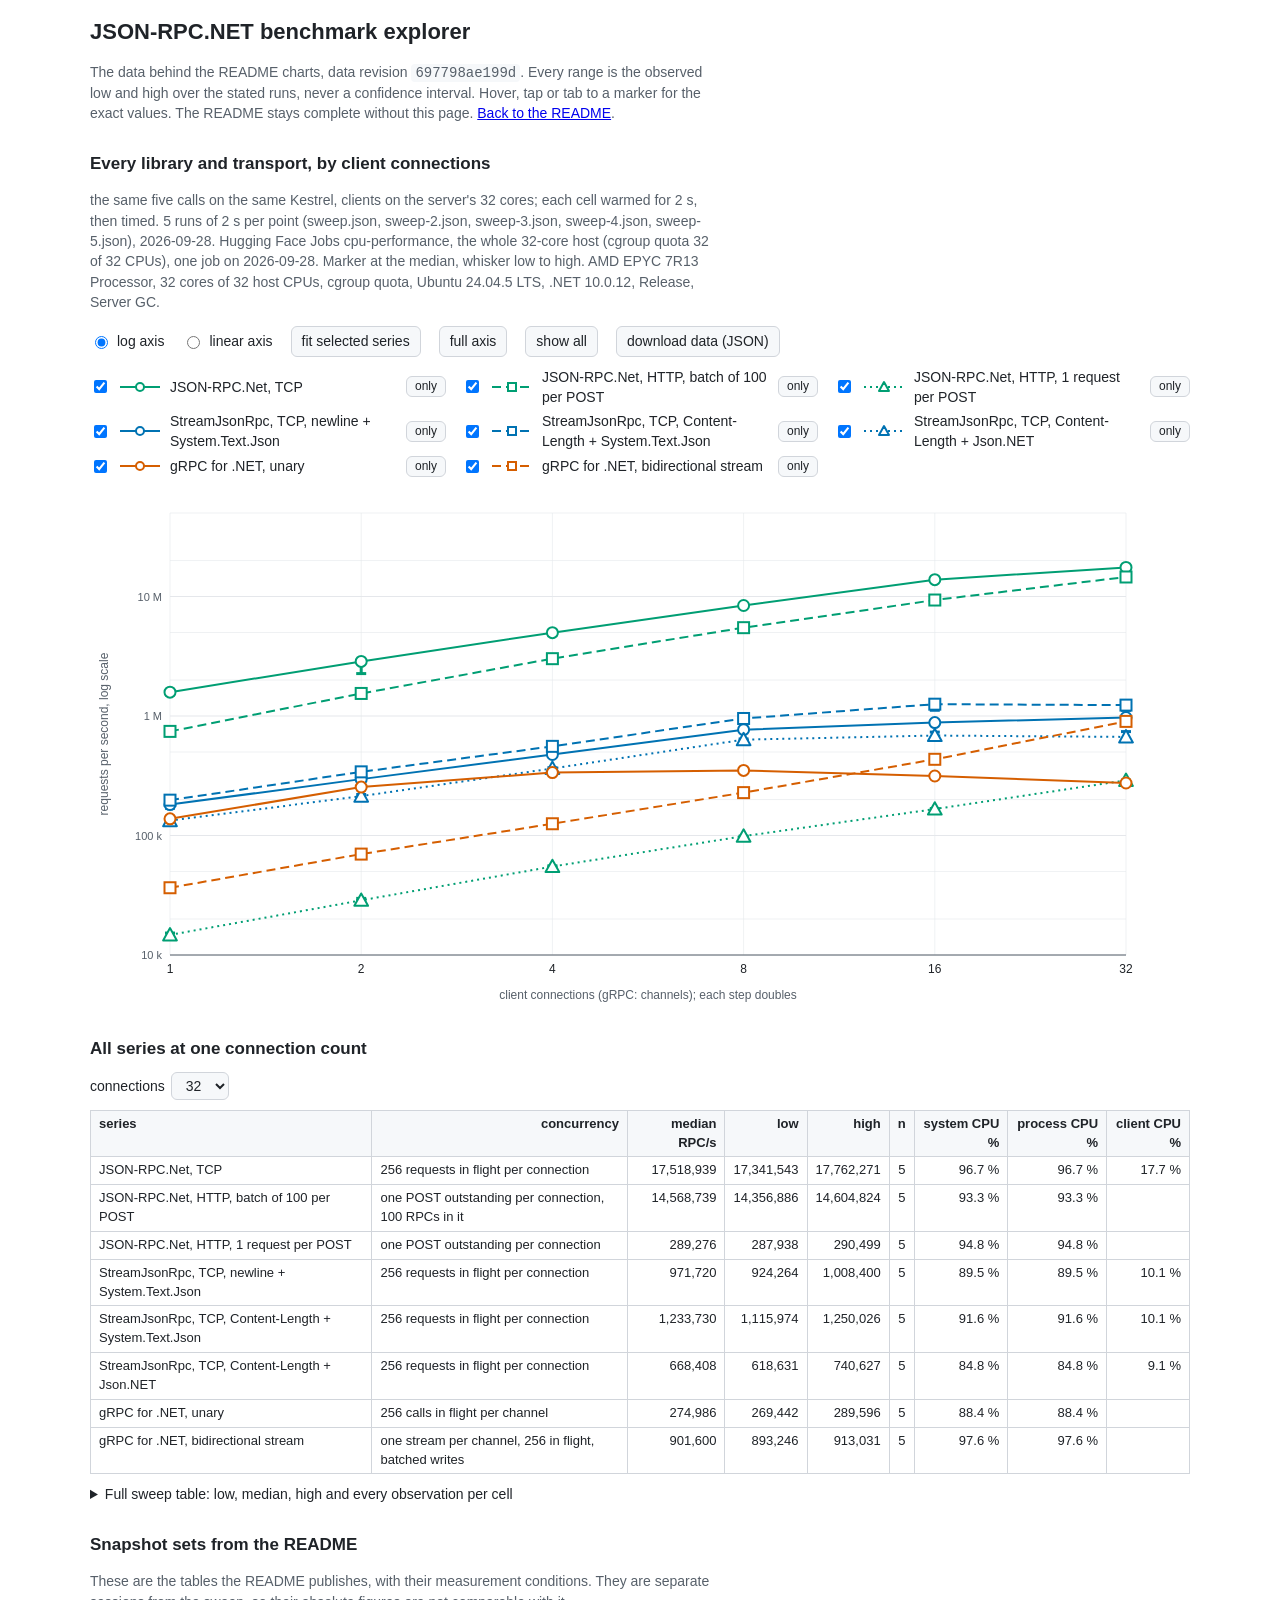
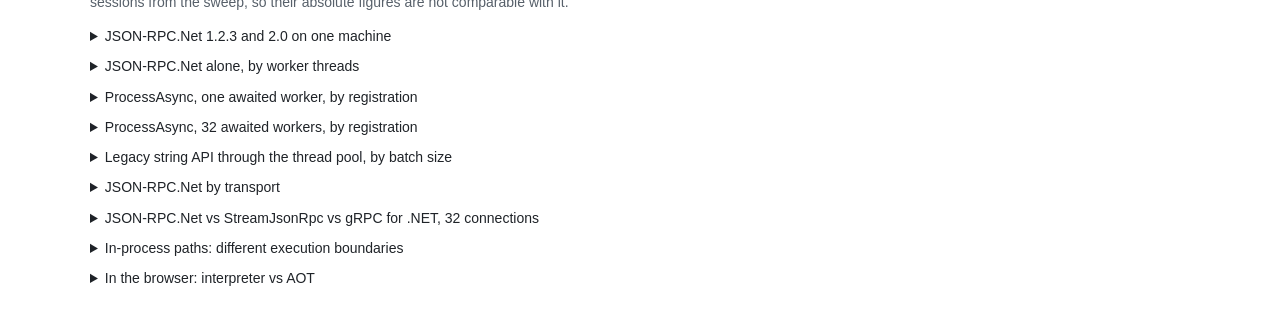
<file: benchmarks/charts/explorer.html>
<!DOCTYPE html>
<html lang="en">
<head>
<meta charset="utf-8">
<meta name="viewport" content="width=device-width, initial-scale=1">
<title>JSON-RPC.NET benchmark explorer</title>
<meta name="description" content="The benchmark data behind the JSON-RPC.NET README: toggle series, inspect exact values and ranges, switch axes, download the data.">
<meta name="data-revision" content="697798ae199d">
<style>
  :root { --bg: #ffffff; --ink: #1f2328; --muted: #57606a; --grid: #e5e7eb; --edge: #d1d5db; --card: #f6f8fa; --focus: #0969da; }
  @media (prefers-color-scheme: dark) {
    :root { --bg: #0d1117; --ink: #f0f6fc; --muted: #9da7b3; --grid: #21262d; --edge: #30363d; --card: #161b22; --focus: #58a6ff; }
  }
  * { box-sizing: border-box; }
  body { margin: 0; padding: 16px; background: var(--bg); color: var(--ink); font: 14px/1.45 -apple-system, "Segoe UI", Helvetica, Arial, sans-serif; }
  main { max-width: 1100px; margin: 0 auto; }
  h1 { font-size: 22px; margin: 0 0 4px; }
  h2 { font-size: 17px; margin: 28px 0 8px; }
  p, li { max-width: 80ch; }
  .muted { color: var(--muted); }
  .controls { display: flex; flex-wrap: wrap; gap: 8px 18px; align-items: center; margin: 10px 0; }
  .controls label { display: inline-flex; align-items: center; gap: 6px; cursor: pointer; }
  button, select { font: inherit; color: var(--ink); background: var(--card); border: 1px solid var(--edge); border-radius: 6px; padding: 4px 10px; cursor: pointer; }
  button:focus-visible, select:focus-visible, input:focus-visible, [tabindex]:focus-visible { outline: 2px solid var(--focus); outline-offset: 2px; }
  .legend { display: grid; grid-template-columns: repeat(auto-fill, minmax(280px, 1fr)); gap: 4px 16px; margin: 8px 0 12px; }
  .legend label { display: flex; align-items: center; gap: 8px; }
  .legend .only { margin-left: auto; font-size: 12px; padding: 1px 8px; }
  .legend svg { flex: none; }
  .chart-wrap { position: relative; overflow-x: auto; }
  svg.chart { display: block; max-width: 100%; height: auto; font-family: inherit; }
  .tip { position: absolute; pointer-events: none; background: var(--card); border: 1px solid var(--edge); border-radius: 6px; padding: 8px 10px; font-size: 12px; line-height: 1.4; box-shadow: 0 2px 8px rgba(0,0,0,.2); max-width: 320px; display: none; z-index: 2; }
  .tip b { display: block; margin-bottom: 2px; }
  table { border-collapse: collapse; margin: 8px 0; font-size: 13px; }
  th, td { border: 1px solid var(--edge); padding: 4px 8px; text-align: right; vertical-align: top; }
  th:first-child, td:first-child { text-align: left; }
  thead th { background: var(--card); }
  .sr { position: absolute; left: -9999px; }
  details { margin: 10px 0; }
  summary { cursor: pointer; }
  code { background: var(--card); padding: 1px 4px; border-radius: 4px; }
</style>
</head>
<body>
<main>
  <h1>JSON-RPC.NET benchmark explorer</h1>
  <p class="muted">The data behind the README charts, data revision <code>697798ae199d</code>. Every range is the observed low and high over the stated runs, never a confidence interval. Hover, tap or tab to a marker for the exact values. The README stays complete without this page. <a href="https://github.com/Astn/JSON-RPC.NET#benchmarks">Back to the README</a>.</p>

  <h2 id="sweep-title"></h2>
  <p id="sweep-caption" class="muted"></p>
  <div class="controls" role="group" aria-label="axes">
    <label><input type="radio" name="scale" value="log" checked> log axis</label>
    <label><input type="radio" name="scale" value="linear"> linear axis</label>
    <button id="fit" type="button" title="Fit the axis to the selected series; the axis otherwise stays fixed while toggling">fit selected series</button>
    <button id="reset-axis" type="button">full axis</button>
    <button id="all" type="button">show all</button>
    <button id="download" type="button">download data (JSON)</button>
  </div>
  <div id="legend" class="legend" role="group" aria-label="series"></div>
  <div class="chart-wrap">
    <svg id="sweep" class="chart" role="img" aria-labelledby="sweep-title sweep-caption"></svg>
    <div id="tip" class="tip" role="status" aria-live="polite"></div>
  </div>

  <h2>All series at one connection count</h2>
  <div class="controls">
    <label>connections <select id="conn"></select></label>
  </div>
  <table id="at-conn"><caption class="sr">Every series at the chosen connection count</caption></table>

  <details>
    <summary>Full sweep table: low, median, high and every observation per cell</summary>
    <table id="sweep-table"></table>
  </details>

  <h2>Snapshot sets from the README</h2>
  <p class="muted">These are the tables the README publishes, with their measurement conditions. They are separate sessions from the sweep, so their absolute figures are not comparable with it.</p>
  <div id="snapshots"></div>
</main>

<script id="data" type="application/json">{"families":{"grpc":"#d55e00","ours":"#009e73","scale":"#767676","theirs":"#0072b2"},"familyNames":{"grpc":"gRPC for .NET","ours":"JSON-RPC.Net","scale":"reference","theirs":"StreamJsonRpc"},"machine":"AMD EPYC 7R13 Processor, 32 cores of 32 host CPUs, cgroup quota, Ubuntu 24.04.5 LTS, .NET 10.0.12, Release, Server GC","revision":"697798ae199d","runtime":".NET 10.0.12, Release, Server GC, built-in serializer","sets":{"async1":{"conditions":"Hugging Face Jobs cpu-performance, the whole 32-core host (cgroup quota 32 of 32 CPUs), one job on 2026-09-28","cores":32,"date":"2026-09-28","groups":[{"heading":"methods that complete inline, RpcContextFlow.None","rule":false,"series":["async1-sync-none","async1-task-none","async1-valuetask-none"]},{"heading":"methods that complete inline, RpcContextFlow.Flow","rule":false,"series":["async1-task-flow","async1-valuetask-flow"]},{"heading":"one real suspension per request (yieldsOnce)","rule":true,"series":["async1-yield-none","async1-yield-flow"]}],"harness":"TestServer_Console --async 3 1","machine":"AMD EPYC 7R13 Processor, 32 cores of 32 host CPUs, cgroup quota, Ubuntu 24.04.5 LTS, .NET 10.0.12, Release, Server GC","policy":"low, high and median over 2 runs of each row","run_count":2,"runtime":".NET 10.0.12, Release, Server GC","series":[{"bytes":6,"cpu":{"process":3.3,"system":3.3},"family":"ours","high":2520838,"id":"async1-sync-none","label":"synchronous methods, None","low":2513106,"median":2516972,"n":2,"published":"2.51 M to 2.52 M","status":"range","values":[2520838,2513106]},{"bytes":251,"cpu":{"process":3.3,"system":3.3},"family":"ours","high":1981182,"id":"async1-task-flow","label":"Task\u003cT>, Flow","low":1978020,"median":1979601,"n":2,"published":"1.98 M","row":"`Task\u003cT>`, Flow","status":"range","values":[1981182,1978020]},{"bytes":67,"cpu":{"process":3.4,"system":3.4},"family":"ours","high":2655947,"id":"async1-task-none","label":"Task\u003cT>, None","low":2629355,"median":2642651,"n":2,"published":"2.63 M to 2.66 M","row":"`Task\u003cT>`, None","status":"range","values":[2655947,2629355]},{"bytes":190,"cpu":{"process":3.2,"system":3.2},"family":"ours","high":2059920,"id":"async1-valuetask-flow","label":"ValueTask\u003cT>, Flow","low":2047241,"median":2053580.5,"n":2,"published":"2.05 M to 2.06 M","row":"`ValueTask\u003cT>`, Flow","status":"range","values":[2059920,2047241]},{"bytes":6,"cpu":{"process":3.3,"system":3.3},"family":"ours","high":2818163,"id":"async1-valuetask-none","label":"ValueTask\u003cT>, None","low":2769948,"median":2794055.5,"n":2,"published":"2.77 M to 2.82 M","row":"`ValueTask\u003cT>`, None","status":"range","values":[2818163,2769948]},{"bytes":740,"cpu":{"process":18.1,"system":18.1},"family":"ours","high":589434,"id":"async1-yield-flow","label":"yieldsOnce, Flow","low":563130,"median":576282,"n":2,"published":"563 k to 589 k","row":"`yieldsOnce`, Flow","status":"range","values":[563130,589434]},{"bytes":548,"cpu":{"process":21.2,"system":21.2},"family":"ours","high":565206,"id":"async1-yield-none","label":"yieldsOnce, None","low":543546,"median":554376,"n":2,"published":"544 k to 565 k","row":"`yieldsOnce`, None","status":"range","values":[543546,565206]}],"source":"Hugging Face job 6ab9b3936b030d633f69b0fb, commit 6c3c272","title":"ProcessAsync, one awaited worker, by registration","workers":1,"workload":"as asyncn, one worker"},"asyncn":{"conditions":"Hugging Face Jobs cpu-performance, the whole 32-core host (cgroup quota 32 of 32 CPUs), one job on 2026-09-28","cores":32,"date":"2026-09-28","groups":[{"heading":"methods that complete inline, RpcContextFlow.None","rule":false,"series":["asyncn-sync-none","asyncn-task-none","asyncn-valuetask-none"]},{"heading":"methods that complete inline, RpcContextFlow.Flow","rule":false,"series":["asyncn-task-flow","asyncn-valuetask-flow"]},{"heading":"one real suspension per request (yieldsOnce)","rule":true,"series":["asyncn-yield-none","asyncn-yield-flow"]}],"harness":"TestServer_Console --async 3 32","machine":"AMD EPYC 7R13 Processor, 32 cores of 32 host CPUs, cgroup quota, Ubuntu 24.04.5 LTS, .NET 10.0.12, Release, Server GC","policy":"low, high and median over 2 runs of each row","run_count":2,"runtime":".NET 10.0.12, Release, Server GC","series":[{"bytes":6,"cpu":{"process":93.4,"system":93.4},"family":"ours","high":28656762,"id":"asyncn-sync-none","label":"synchronous methods, None","low":26710958,"median":27683860,"n":2,"note":"6 B per request, the StringMe result string","published":"26.7 M to 28.7 M","status":"range","values":[26710958,28656762]},{"bytes":251,"cpu":{"process":79.8,"system":79.8},"family":"ours","high":27572270,"id":"asyncn-task-flow","label":"Task\u003cT>, Flow","low":27004517,"median":27288393.5,"n":2,"note":"251 B per request","published":"27 M to 27.6 M","row":"`Task\u003cT>`, Flow","status":"range","values":[27004517,27572270]},{"bytes":67,"cpu":{"process":93,"system":93},"family":"ours","high":35453995,"id":"asyncn-task-none","label":"Task\u003cT>, None","low":34390026,"median":34922010.5,"n":2,"note":"67 B per request, the service's own Task.FromResult","published":"34.4 M to 35.5 M","row":"`Task\u003cT>`, None","status":"range","values":[35453995,34390026]},{"bytes":190,"cpu":{"process":84.7,"system":84.7},"family":"ours","high":31438045,"id":"asyncn-valuetask-flow","label":"ValueTask\u003cT>, Flow","low":28613257,"median":30025651,"n":2,"note":"190 B per request","published":"28.6 M to 31.4 M","row":"`ValueTask\u003cT>`, Flow","status":"range","values":[28613257,31438045]},{"bytes":6,"cpu":{"process":96.9,"system":96.9},"family":"ours","high":40521407,"id":"asyncn-valuetask-none","label":"ValueTask\u003cT>, None","low":36255749,"median":38388578,"n":2,"note":"6 B per request","published":"36.3 M to 40.5 M","row":"`ValueTask\u003cT>`, None","status":"range","values":[36255749,40521407]},{"bytes":377,"cpu":{"process":89.8,"system":89.8},"family":"ours","high":2775513,"id":"asyncn-yield-flow","label":"yieldsOnce, Flow","low":2739377,"median":2757445,"n":2,"note":"377 B per request","published":"2.74 M to 2.78 M","row":"`yieldsOnce`, Flow","status":"range","values":[2775513,2739377]},{"bytes":802,"cpu":{"process":91.5,"system":91.5},"family":"ours","high":2552560,"id":"asyncn-yield-none","label":"yieldsOnce, None","low":2548190,"median":2550375,"n":2,"note":"802 B per request","published":"2.55 M","row":"`yieldsOnce`, None","status":"range","values":[2552560,2548190]}],"source":"Hugging Face job 6ab9b3936b030d633f69b0fb, commit 6c3c272","title":"ProcessAsync, 32 awaited workers, by registration","workers":32,"workload":"the five benchmark requests (yieldsOnce: one request) through the byte-level JsonRpcProcessor.ProcessAsync from Task.Run workers that await each call"},"compare":{"alt":"JSON-RPC.Net vs StreamJsonRpc vs gRPC for .NET at 32 connections: low-to-high intervals on a log axis, grouped by library, with the in-process paths under a rule","conditions":"Hugging Face Jobs cpu-performance, the whole 32-core host (cgroup quota 32 of 32 CPUs), one job on 2026-09-28","cores":32,"date":"2026-09-28","groups":[{"heading":"JSON-RPC.Net","rule":false,"series":["ours-tcp-jsonrpc"]},{"heading":"StreamJsonRpc 2.25","rule":false,"series":["sjr-newline-stj","sjr-cl-stj","sjr-cl-newtonsoft"]},{"heading":"gRPC for .NET 2.84: its .NET client shares the server's cores","rule":false,"series":["grpc-unary","grpc-stream"]}],"harness":"TestServer_Console --compare 3 (32 connections)","machine":"AMD EPYC 7R13 Processor, 32 cores of 32 host CPUs, cgroup quota, Ubuntu 24.04.5 LTS, .NET 10.0.12, Release, Server GC","policy":"low, high and median over 2 runs; a single figure is one value that every run rounded to","run_count":2,"runtime":".NET 10.0.12, Release, Server GC","series":[{"cpu":{"clients":17,"process":94.6,"system":94.7},"family":"ours","high":16778975,"id":"ours-tcp-jsonrpc","label":"over Kestrel TCP","low":16438116,"median":16608545.5,"n":2,"note":"raw documents","published":"16.4 M to 16.8 M","row":"JSON-RPC.Net over Kestrel TCP, raw documents","status":"range","values":[16778975,16438116]},{"cpu":{"clients":10.1,"process":86.8,"system":86.8},"family":"theirs","high":878656,"id":"sjr-newline-stj","label":"over Kestrel TCP","low":846928,"median":862792,"n":2,"note":"newline framing, System.Text.Json formatter","published":"847 k to 879 k","row":"StreamJsonRpc over Kestrel TCP, newline framing, System.Text.Json formatter","status":"range","values":[846928,878656]},{"cpu":{"clients":10.1,"process":89.4,"system":89.4},"family":"theirs","high":1151116,"id":"sjr-cl-stj","label":"over Kestrel TCP","low":1060037,"median":1105576.5,"n":2,"note":"Content-Length framing, System.Text.Json formatter","published":"1.06 M to 1.15 M","row":"StreamJsonRpc over Kestrel TCP, `Content-Length` framing, System.Text.Json formatter","status":"range","values":[1060037,1151116]},{"cpu":{"clients":7.8,"process":82,"system":82},"family":"theirs","high":583191,"id":"sjr-cl-newtonsoft","label":"over Kestrel TCP","low":560352,"median":571771.5,"n":2,"note":"Content-Length framing, Json.NET formatter (default)","published":"560 k to 583 k","row":"StreamJsonRpc over Kestrel TCP, `Content-Length` framing, Json.NET formatter (its default)","status":"range","values":[560352,583191]},{"cpu":{"process":92.7,"system":92.7},"family":"grpc","high":166452,"id":"grpc-unary","label":"unary calls","low":157574,"median":162013,"n":2,"note":"HTTP/2 + protobuf, 32 channels \u00d7 256 in flight","published":"158 k to 166 k","row":"gRPC for .NET, unary calls over HTTP/2 (Grpc.Net.Client, 32 channels \u00d7 256 in flight)","status":"range","values":[157574,166452]},{"cpu":{"process":96.5,"system":96.5},"family":"grpc","high":732602,"id":"grpc-stream","label":"bidirectional stream","low":703425,"median":718013.5,"n":2,"note":"one stream per channel, 256 in flight, batched writes","published":"703 k to 733 k","row":"gRPC for .NET, one bidirectional stream per channel, 256 in flight, batched writes","status":"range","values":[703425,732602]}],"source":"Hugging Face job 6ab9b3936b030d633f69b0fb, commit 6c3c272","subtitle":["Same five calls, same Kestrel, 32 connections or channels with 256 requests in flight each, two 3 s runs.","Every request carries \"jsonrpc\":\"2.0\" (StreamJsonRpc requires it). Intervals span the runs; a dot is a single value."],"title":"JSON-RPC.Net vs StreamJsonRpc vs gRPC for .NET, 32 connections","versions":"StreamJsonRpc 2.25.29, gRPC for .NET 2.84.0","workers":32,"workload":"the same five calls on the same Kestrel; 32 connections or channels with 256 requests in flight each; every request carries \"jsonrpc\":\"2.0\""},"headline":{"alt":"JSON-RPC.Net 1.2.3 and 2.0 on one machine, low to high over the runs of one job on 2026-09-28: 1.29 M to 2.41 M requests per second through the 1.2.3 string API, 9.83 M to 11.1 M through the same API on 2.0, and 44.2 M to 45.7 M and 36.3 M to 40.5 M through the 2.0 byte entry points","conditions":"Hugging Face Jobs cpu-performance, the whole 32-core host (cgroup quota 32 of 32 CPUs), one job on 2026-09-28","cores":32,"date":"2026-09-28","groups":[{"heading":"1.2.3, the last 1.x release on NuGet","rule":false,"series":["headline-123-string"]},{"heading":"2.0, the same string API and the same loop","rule":false,"series":["headline-20-string"]},{"heading":"2.0, the byte entry points","rule":false,"series":["headline-20-sync","headline-20-async"]}],"harness":"benchmarks/Baseline (1.2.3 from NuGet), TestServer_Console menu entry t, --sync 3 and --async 3 32","machine":"AMD EPYC 7R13 Processor, 32 cores of 32 host CPUs, cgroup quota, Ubuntu 24.04.5 LTS, .NET 10.0.12, Release, Server GC","policy":"2 runs of benchmarks/Baseline and 3 runs of the t entry, each at its best batch size by median; 2 runs of --sync and 2 runs of --async at 32; low to high over the runs","run_count":9,"runtime":".NET 10.0.12, Release, Server GC","series":[{"batch":6000,"cpu":{"process":68.5,"system":68.5},"family":"scale","high":2412083,"id":"headline-123-string","label":"Task\u003cstring> Process(string), thread pool","low":1289438,"median":1850760.5,"n":2,"note":"best batch size, 6,000; Json.NET on every request","published":"1.29 M to 2.41 M","row":"1.2.3, `Task\u003cstring> Process(string)`, thread pool, best batch size","status":"range","values":[1289438,2412083]},{"against":"6.0\u00d7","batch":6000,"cpu":{"process":87.5,"system":87.5},"family":"ours","high":11144579,"id":"headline-20-string","label":"Task\u003cstring> Process(string), thread pool","low":9825595,"median":11110511,"n":3,"note":"best batch size, 6,000; the 1.x overloads, kept for compatibility","published":"9.83 M to 11.1 M","row":"2.0, the same string API and the same loop","status":"range","values":[11110511,11144579,9825595]},{"against":"24.3\u00d7","cpu":{"process":91.4,"system":91.4},"family":"ours","high":45671189,"id":"headline-20-sync","label":"Process(bytes), 32 dedicated threads","low":44239898,"median":44955543.5,"n":2,"note":"the library alone; 0 B per numeric request","published":"44.2 M to 45.7 M","row":"2.0, `Process(bytes)`, 32 dedicated threads","status":"range","values":[44239898,45671189]},{"against":"20.7\u00d7","bytes":6,"cpu":{"process":96.9,"system":96.9},"family":"ours","high":40521407,"id":"headline-20-async","label":"ProcessAsync(bytes), 32 awaited workers","low":36255749,"median":38388578,"n":2,"note":"ValueTask\u003cT> methods, RpcContextFlow.None; 6 B per request","published":"36.3 M to 40.5 M","row":"2.0, `ProcessAsync(bytes)`, 32 awaited workers","status":"range","values":[36255749,40521407]}],"source":"Hugging Face job 6ab9b3936b030d633f69b0fb, commit 6c3c272","subtitle":["The same five requests on one machine in one job, 2026-09-28: AMD EPYC 7R13, 32 cores, .NET 10, Server GC.","String rows: the best batch size of the thread-pool loop. Byte rows: 32 dedicated threads or 32 awaited workers in a loop."],"title":"JSON-RPC.Net 1.2.3 and 2.0 on one machine","workers":32,"workload":"the five benchmark requests; the string rows are the best batch size of the thread-pool loop, the byte rows a loop on 32 dedicated threads or 32 awaited workers"},"inprocess":{"alt":"In-process paths: JSON-RPC.Net direct call, StreamJsonRpc Pipe pair and StreamJsonRpc typed proxy, as low-to-high intervals on a log axis","conditions":"Hugging Face Jobs cpu-performance, the whole 32-core host (cgroup quota 32 of 32 CPUs), one job on 2026-09-28","cores":32,"date":"2026-09-28","groups":[{"heading":"","rule":false,"series":["ours-direct-1","sjr-pipe","sjr-proxy"]}],"harness":"TestServer_Console --compare 3 (32 connections)","machine":"AMD EPYC 7R13 Processor, 32 cores of 32 host CPUs, cgroup quota, Ubuntu 24.04.5 LTS, .NET 10.0.12, Release, Server GC","policy":"low, high and median over 2 runs; a single figure is one value that every run rounded to","run_count":2,"runtime":".NET 10.0.12, Release, Server GC","series":[{"cpu":{"process":3.1,"system":3.1},"family":"ours","high":3008500,"id":"ours-direct-1","label":"JSON-RPC.Net, direct call, 1 thread","low":2974336,"median":2991418,"n":2,"note":"bytes in, bytes out, no transport","published":"2.97 M to 3.01 M","row":"JSON-RPC.Net in-process, 1 thread (direct call, bytes in, bytes out)","status":"range","values":[3008500,2974336]},{"cpu":{"process":19.8,"system":19.8},"family":"theirs","high":153717,"id":"sjr-pipe","label":"StreamJsonRpc, Pipe pair, 1 client","low":133143,"median":143430,"n":2,"note":"newline framing, System.Text.Json, 256 pipelined","published":"133 k to 154 k","row":"StreamJsonRpc in-process, 1 client over a `Pipe` pair, newline framing, System.Text.Json formatter, 256 pipelined","status":"range","values":[153717,133143]},{"cpu":{"process":12.8,"system":12.8},"family":"theirs","high":56199,"id":"sjr-proxy","label":"StreamJsonRpc, typed proxy","latency_us":[18,19],"low":53734,"median":54966.5,"n":2,"note":"sequential await per call, 18 to 19 \u00b5s per round trip","published":"53.7 k to 56.2 k","row":"StreamJsonRpc typed proxy, sequential `await` per call, in-process pipes","rpc_note":"18 to 19 \u00b5s per round trip","status":"range","values":[56199,53734]}],"source":"Hugging Face job 6ab9b3936b030d633f69b0fb, commit 6c3c272","subtitle":["No network. A direct call, a Pipe pair and a typed proxy cross different boundaries, so these rows are not a","like-for-like comparison with each other or with the transport rows. Intervals span two 3 s runs."],"title":"In-process paths: different execution boundaries","workers":32,"workload":"the same five calls with no network: a direct call, a Pipe pair, a typed proxy"},"kestrel":{"alt":"JSON-RPC.Net by transport: HTTP single, HTTP batch of 100 and TCP pipelined, as low-to-high intervals on a log axis, with the in-process figure for scale","conditions":"Hugging Face Jobs cpu-performance, the whole 32-core host (cgroup quota 32 of 32 CPUs), one job on 2026-09-28","cores":32,"date":"2026-09-28","groups":[{"heading":"EnableAsyncMethods = false (the default)","rule":false,"series":["ours-http-1","ours-http-100","ours-tcp"]},{"heading":"EnableAsyncMethods = true: every document through ProcessAsync","rule":false,"series":["ours-tcp-async-inline","ours-tcp-async-yield"]},{"heading":"Reference: no transport","rule":true,"series":["ours-inproc-n"]}],"harness":"TestServer_Console --kestrel 3 and --kestrel 3 async (32 clients)","machine":"AMD EPYC 7R13 Processor, 32 cores of 32 host CPUs, cgroup quota, Ubuntu 24.04.5 LTS, .NET 10.0.12, Release, Server GC","policy":"low, high and median over the runs: 2 runs of --kestrel for the EnableAsyncMethods = false rows, 2 runs of --kestrel async for the EnableAsyncMethods = true rows","run_count":4,"runtime":".NET 10.0.12, Release, Server GC","series":[{"cpu":{"process":92.8,"system":92.8},"family":"scale","high":49559560,"id":"ours-inproc-n","label":"in-process, 32 threads","low":47335159,"median":48447359.5,"n":2,"note":"the same requests through the byte entry point","published":"47.3 M to 49.6 M","status":"range","values":[49559560,47335159]},{"cpu":{"process":90.5,"system":90.6},"family":"ours","high":162103,"id":"ours-http-1","label":"HTTP, 1 request per POST","latency_us":[197,205],"low":155808,"median":158955.5,"n":2,"note":"each client awaits one POST at a time; 197 to 205 \u00b5s per round trip","published":"156 k to 162 k","row_note":"197 to 205 \u00b5s per round trip per client depending on the run; HTTP/1.1 request-response is the cost, not the server","status":"range","values":[162103,155808]},{"cpu":{"process":91.6,"system":91.6},"family":"ours","high":14757580,"id":"ours-http-100","label":"HTTP, batch of 100 per POST","low":14356502,"median":14557041,"n":2,"note":"one POST outstanding per client, 100 RPCs in it","published":"14.4 M to 14.8 M","status":"range","values":[14757580,14356502]},{"cpu":{"clients":19,"process":95.3,"system":95.3},"family":"ours","high":18506274,"id":"ours-tcp","label":"TCP, 256 pipelined","low":18454461,"median":18480367.5,"n":2,"note":"JsonRpcConnectionHandler, 256 requests in flight per connection","published":"18.5 M","row_note":"ring-buffer clients, one thread each, streaming framer","status":"range","values":[18454461,18506274]},{"cpu":{"clients":17.9,"process":95.4,"system":95.4},"family":"ours","high":17080213,"id":"ours-tcp-async-inline","label":"TCP, 256 pipelined, methods that complete inline","low":17024435,"median":17052324,"n":2,"note":"--kestrel 3 async","published":"17 M to 17.1 M","row":"TCP, 256 pipelined, `EnableAsyncMethods = true`, methods that complete inline","row_note":"`--kestrel 3 async`, two runs","status":"range","values":[17024435,17080213]},{"cpu":{"clients":12.1,"process":94.8,"system":94.8},"family":"ours","high":2867023,"id":"ours-tcp-async-yield","label":"TCP, 256 pipelined, methods that suspend once","low":2863591,"median":2865307,"n":2,"note":"five async Task\u003cT> methods awaiting Task.Yield(); documents are sequential per connection","published":"2.86 M to 2.87 M","row":"TCP, 256 pipelined, `EnableAsyncMethods = true`, methods that suspend once","row_note":"five `async Task\u003cT>` methods awaiting `Task.Yield()`","status":"range","values":[2867023,2863591]}],"source":"Hugging Face job 6ab9b3936b030d633f69b0fb, commit 6c3c272","subtitle":["AustinHarris.JsonRpc.AspNetCore on Kestrel, loopback, 32 clients on the server's 32 cores; 3 s runs, intervals span them.","HTTP clients await one POST at a time; TCP keeps 256 requests in flight per connection."],"title":"JSON-RPC.Net by transport","workers":32,"workload":"AustinHarris.JsonRpc.AspNetCore on Kestrel, loopback, 32 clients on the server's 32 cores"},"legacy":{"conditions":"Hugging Face Jobs cpu-performance, the whole 32-core host (cgroup quota 32 of 32 CPUs), one job on 2026-09-28","cores":32,"date":"2026-09-28","harness":"TestServer_Console, menu entry t with stdout redirected (BenchmarkRunner.Benchmark)","machine":"AMD EPYC 7R13 Processor, 32 cores of 32 host CPUs, cgroup quota, Ubuntu 24.04.5 LTS, .NET 10.0.12, Release, Server GC","policy":"low, high and median over 3 runs","run_count":3,"runtime":".NET 10.0.12, Release, Server GC","series":[{"family":"ours","id":"legacy-string","label":"JSON-RPC.Net, 1.x string overloads","points":[{"cpu":{"process":76.7,"system":76.7},"high":1435139,"low":1078909,"median":1086828,"n":3,"published":"1.08 M to 1.44 M","status":"range","values":[1086828,1435139,1078909]},{"cpu":{"process":89.7,"system":89.7},"high":1512488,"low":1434129,"median":1501647,"n":3,"published":"1.43 M to 1.51 M","status":"range","values":[1512488,1434129,1501647]},{"cpu":{"process":85.9,"system":85.9},"high":4103938,"low":3724002,"median":3922107,"n":3,"published":"3.72 M to 4.1 M","status":"range","values":[3922107,4103938,3724002]},{"cpu":{"process":86.2,"system":86.4},"high":7803867,"low":7551462,"median":7615069,"n":3,"published":"7.55 M to 7.8 M","status":"range","values":[7551462,7803867,7615069]},{"cpu":{"process":87.5,"system":87.5},"high":11144579,"low":9825595,"median":11110511,"n":3,"published":"9.83 M to 11.1 M","status":"range","values":[11110511,11144579,9825595]},{"cpu":{"process":81.9,"system":81.9},"high":10782349,"low":10284576,"median":10416737,"n":3,"published":"10.3 M to 10.8 M","status":"range","values":[10782349,10284576,10416737]},{"cpu":{"process":70.9,"system":71},"high":6778844,"low":5958403,"median":5963409,"n":3,"published":"5.96 M to 6.78 M","status":"range","values":[5958403,5963409,6778844]},{"cpu":{"process":76,"system":76},"high":6145911,"low":3397534,"median":5607426,"n":3,"published":"3.4 M to 6.15 M","status":"range","values":[6145911,3397534,5607426]}]}],"source":"Hugging Face job 6ab9b3936b030d633f69b0fb, commit 6c3c272","title":"Legacy string API through the thread pool, by batch size","workload":"the five benchmark requests through the 1.x Task\u003cstring> Process(string) overload, submitted in batches from every core through Parallel.For","x":{"name":"batch size","values":[50,100,300,1200,6000,36000,252000,2016000]}},"sweep":{"alt":"Every library and transport by client connections, 1 to 32: three panels on a shared log axis, one per library, with a marker shape and dash per setting and whiskers spanning five runs","conditions":"Hugging Face Jobs cpu-performance, the whole 32-core host (cgroup quota 32 of 32 CPUs), one job on 2026-09-28","cores":32,"date":"2026-09-28","harness":"TestServer_Console --sweep 2; one file per run, matched by the pattern in runs","machine":"AMD EPYC 7R13 Processor, 32 cores of 32 host CPUs, cgroup quota, Ubuntu 24.04.5 LTS, .NET 10.0.12, Release, Server GC","pipeline":256,"policy":"low, high and median over 5 runs; each run contributes one observation per cell","run_count":5,"run_files":["sweep.json","sweep-2.json","sweep-3.json","sweep-4.json","sweep-5.json"],"runs":"sweep*.json","runs_text":"5 runs of 2 s per point; whiskers span the runs","runtime":".NET 10.0.12, Release, Server GC","seconds_per_cell":2,"series":[{"concurrency":"256 requests in flight per connection","family":"ours","id":"sweep-ours-tcp","label":"TCP","name":"JSON-RPC.Net, TCP","points":[{"cpu":{"clients":1.2,"process":10.8,"system":10.8},"high":1663416,"low":1504315,"median":1582632,"n":5,"status":"range","values":[1504315,1581792,1582632,1663416,1597854]},{"cpu":{"clients":2.4,"process":18.1,"system":18.1},"high":2906285,"low":2264852,"median":2864827,"n":5,"status":"range","values":[2807580,2891600,2864827,2906285,2264852]},{"cpu":{"clients":4.9,"process":31.4,"system":31.4},"high":5123054,"low":4709242,"median":4982397,"n":5,"status":"range","values":[5123054,4728503,4709242,5025529,4982397]},{"cpu":{"clients":7.9,"process":53.4,"system":53.4},"high":8541684,"low":8355818,"median":8408546,"n":5,"status":"range","values":[8436939,8408546,8355818,8382932,8541684]},{"cpu":{"clients":15.1,"process":89.8,"system":89.8},"high":13923831,"low":13672167,"median":13838572,"n":5,"status":"range","values":[13838572,13792074,13672167,13923831,13909240]},{"cpu":{"clients":17.7,"process":96.7,"system":96.7},"high":17762271,"low":17341543,"median":17518939,"n":5,"status":"range","values":[17455330,17518939,17341543,17612181,17762271]}],"style":0},{"concurrency":"one POST outstanding per connection, 100 RPCs in it","family":"ours","id":"sweep-ours-http-100","label":"HTTP, batch of 100 per POST","name":"JSON-RPC.Net, HTTP, batch of 100 per POST","points":[{"cpu":{"process":10.6,"system":10.6},"high":780521,"low":711106,"median":743574,"n":5,"status":"range","values":[747452,743574,780521,730180,711106]},{"cpu":{"process":16.7,"system":16.7},"high":1575796,"low":1536182,"median":1544718,"n":5,"status":"range","values":[1575796,1544556,1546103,1544718,1536182]},{"cpu":{"process":28.6,"system":28.6},"high":3049007,"low":2998846,"median":3018942,"n":5,"status":"range","values":[3018942,3011600,3032005,3049007,2998846]},{"cpu":{"process":48.2,"system":48.2},"high":5528558,"low":5444182,"median":5486596,"n":5,"status":"range","values":[5528558,5500819,5480732,5486596,5444182]},{"cpu":{"process":80.4,"system":80.4},"high":9423705,"low":9282494,"median":9347086,"n":5,"status":"range","values":[9282494,9298140,9347086,9423705,9353620]},{"cpu":{"process":93.3,"system":93.3},"high":14604824,"low":14356886,"median":14568739,"n":5,"status":"range","values":[14568739,14559938,14356886,14590783,14604824]}],"style":1},{"concurrency":"one POST outstanding per connection","family":"ours","id":"sweep-ours-http-1","label":"HTTP, 1 request per POST","name":"JSON-RPC.Net, HTTP, 1 request per POST","points":[{"cpu":{"process":9.8,"system":9.8},"high":15268,"low":14258,"median":14732,"n":5,"status":"range","values":[15268,14732,14971,14549,14258]},{"cpu":{"process":15.4,"system":15.4},"high":29774,"low":28591,"median":28672,"n":5,"status":"range","values":[28672,28591,29265,29774,28622]},{"cpu":{"process":26.1,"system":26.1},"high":55763,"low":54512,"median":54983,"n":5,"status":"range","values":[54983,54848,54512,55003,55763]},{"cpu":{"process":44.3,"system":44.3},"high":98859,"low":97476,"median":98738,"n":5,"status":"range","values":[98843,98859,98738,98651,97476]},{"cpu":{"process":75.1,"system":75.1},"high":168059,"low":164467,"median":166437,"n":5,"status":"range","values":[168059,166437,164889,166932,164467]},{"cpu":{"process":94.8,"system":94.8},"high":290499,"low":287938,"median":289276,"n":5,"status":"range","values":[287938,288711,289588,290499,289276]}],"style":2},{"concurrency":"256 requests in flight per connection","family":"theirs","id":"sweep-sjr-newline-stj","label":"TCP, newline + System.Text.Json","name":"StreamJsonRpc, TCP, newline + System.Text.Json","points":[{"cpu":{"clients":2.5,"process":20.3,"system":20.3},"high":195042,"low":169122,"median":181536,"n":5,"status":"range","values":[195042,169122,181536,192370,180901]},{"cpu":{"clients":5.1,"process":36.6,"system":36.7},"high":310815,"low":290819,"median":296378,"n":5,"status":"range","values":[302641,310815,296378,290819,292461]},{"cpu":{"clients":10.3,"process":66.7,"system":66.7},"high":481397,"low":462815,"median":476216,"n":5,"status":"range","values":[481397,476216,478417,466228,462815]},{"cpu":{"clients":11.9,"process":85.2,"system":85.2},"high":791998,"low":761947,"median":768721,"n":5,"status":"range","values":[765565,761947,791998,768721,776653]},{"cpu":{"clients":10.9,"process":87.1,"system":87.1},"high":908097,"low":858189,"median":881160,"n":5,"status":"range","values":[908097,858189,902865,866567,881160]},{"cpu":{"clients":10.1,"process":89.5,"system":89.5},"high":1008400,"low":924264,"median":971720,"n":5,"status":"range","values":[991712,954696,1008400,924264,971720]}],"style":0},{"concurrency":"256 requests in flight per connection","family":"theirs","id":"sweep-sjr-cl-stj","label":"TCP, Content-Length + System.Text.Json","name":"StreamJsonRpc, TCP, Content-Length + System.Text.Json","points":[{"cpu":{"clients":2.5,"process":20.5,"system":20.5},"high":210829,"low":196223,"median":197636,"n":5,"status":"range","values":[197627,196223,210829,197636,203954]},{"cpu":{"clients":4.9,"process":37,"system":37},"high":352609,"low":337259,"median":341014,"n":5,"status":"range","values":[341343,339821,352609,341014,337259]},{"cpu":{"clients":10,"process":67.8,"system":67.8},"high":563704,"low":552090,"median":557259,"n":5,"status":"range","values":[552293,562128,557259,563704,552090]},{"cpu":{"clients":11.5,"process":90.4,"system":90.4},"high":968434,"low":943109,"median":953507,"n":5,"status":"range","values":[953507,968434,951676,943109,959551]},{"cpu":{"clients":10.7,"process":92.9,"system":92.9},"high":1265533,"low":1117138,"median":1255931,"n":5,"status":"range","values":[1265533,1260862,1255931,1117138,1242741]},{"cpu":{"clients":10.1,"process":91.6,"system":91.6},"high":1250026,"low":1115974,"median":1233730,"n":5,"status":"range","values":[1233730,1222980,1249031,1115974,1250026]}],"style":1},{"concurrency":"256 requests in flight per connection","family":"theirs","id":"sweep-sjr-cl-newtonsoft","label":"TCP, Content-Length + Json.NET","name":"StreamJsonRpc, TCP, Content-Length + Json.NET","points":[{"cpu":{"clients":2.3,"process":19.2,"system":19.2},"high":139087,"low":122182,"median":133171,"n":5,"status":"range","values":[131421,136732,122182,133171,139087]},{"cpu":{"clients":4.7,"process":35,"system":35},"high":220368,"low":204910,"median":213573,"n":5,"status":"range","values":[210770,213573,204910,217147,220368]},{"cpu":{"clients":9.6,"process":64.3,"system":64.3},"high":369044,"low":356420,"median":363840,"n":5,"status":"range","values":[364211,369044,356420,363840,358624]},{"cpu":{"clients":11.8,"process":86.4,"system":86.4},"high":642518,"low":616843,"median":634055,"n":5,"status":"range","values":[642518,616843,632229,634055,636066]},{"cpu":{"clients":10.1,"process":87.2,"system":87.2},"high":733715,"low":660979,"median":686417,"n":5,"status":"range","values":[665977,725538,686417,660979,733715]},{"cpu":{"clients":9.1,"process":84.8,"system":84.8},"high":740627,"low":618631,"median":668408,"n":5,"status":"range","values":[655445,740627,668408,618631,717800]}],"style":2},{"concurrency":"256 calls in flight per channel","family":"grpc","id":"sweep-grpc-unary","label":"unary","name":"gRPC for .NET, unary","points":[{"cpu":{"process":82.5,"system":82.6},"high":142853,"low":136259,"median":137954,"n":5,"status":"range","values":[137954,137109,138886,142853,136259]},{"cpu":{"process":94.1,"system":94.1},"high":255854,"low":252190,"median":254309,"n":5,"status":"range","values":[254309,255854,252190,253783,255434]},{"cpu":{"process":93.3,"system":93.3},"high":339254,"low":328837,"median":336472,"n":5,"status":"range","values":[328837,339254,336472,338634,335192]},{"cpu":{"process":92.5,"system":92.5},"high":356705,"low":337860,"median":350513,"n":5,"status":"range","values":[350513,356528,356705,346085,337860]},{"cpu":{"process":87.9,"system":87.9},"high":323245,"low":308571,"median":314681,"n":5,"status":"range","values":[313991,308571,314681,322720,323245]},{"cpu":{"process":88.4,"system":88.4},"high":289596,"low":269442,"median":274986,"n":5,"status":"range","values":[289596,269442,275939,274986,272509]}],"style":0},{"concurrency":"one stream per channel, 256 in flight, batched writes","family":"grpc","id":"sweep-grpc-stream","label":"bidirectional stream","name":"gRPC for .NET, bidirectional stream","points":[{"cpu":{"process":24.7,"system":24.7},"high":36814,"low":35607,"median":36543,"n":5,"status":"range","values":[36814,36543,35607,36219,36574]},{"cpu":{"process":41.2,"system":41.2},"high":70267,"low":69178,"median":69901,"n":5,"status":"range","values":[70148,69822,69178,69901,70267]},{"cpu":{"process":68.2,"system":68.2},"high":125542,"low":125211,"median":125414,"n":5,"status":"range","values":[125211,125542,125256,125414,125456]},{"cpu":{"process":89.8,"system":89.8},"high":228992,"low":223925,"median":228506,"n":5,"status":"range","values":[228992,228889,228506,223925,227039]},{"cpu":{"process":96.5,"system":96.5},"high":437574,"low":423644,"median":434284,"n":5,"status":"range","values":[437574,434284,436949,432957,423644]},{"cpu":{"process":97.6,"system":97.6},"high":913031,"low":893246,"median":901600,"n":5,"status":"range","values":[893246,913031,893936,901600,906325]}],"style":1}],"source":"Hugging Face job 6ab9b3936b030d633f69b0fb, commit 6c3c272","subtitle":["Same five calls, same Kestrel, clients on the server's 32 cores, 2026-09-28. TCP and gRPC keep 256 requests in flight","per connection; HTTP clients await one POST at a time (1 or 100 RPCs). 5 runs of 2 s per point; whiskers span the runs."],"title":"Every library and transport, by client connections","workload":"the same five calls on the same Kestrel, clients on the server's 32 cores; each cell warmed for 2 s, then timed","x":{"name":"client connections (gRPC: channels)","values":[1,2,4,8,16,32]}},"sync":{"alt":"JSON-RPC.Net alone, by worker threads: aggregate requests per second as a low-to-high band, and the reported ns per request per thread","conditions":"Hugging Face Jobs cpu-performance, the whole 32-core host (cgroup quota 32 of 32 CPUs), one job on 2026-09-28","cores":32,"date":"2026-09-28","harness":"TestServer_Console --sync 3 (1, 2, 4, ... threads up to 32)","machine":"AMD EPYC 7R13 Processor, 32 cores of 32 host CPUs, cgroup quota, Ubuntu 24.04.5 LTS, .NET 10.0.12, Release, Server GC","policy":"low, high and median over 2 runs; ns per request per thread is the median of the runs' reported figures","run_count":2,"runtime":".NET 10.0.12, Release, Server GC","series":[{"family":"ours","id":"ours-sync","label":"JSON-RPC.Net, byte entry point","note":"0 bytes for numeric shapes, one string for `StringMe`","points":[{"cpu":{"process":3.2,"system":3.2},"high":3175966,"low":3174372,"median":3175169,"n":2,"ns":315,"published":"3.17 M to 3.18 M","status":"range","values":[3175966,3174372]},{"cpu":{"process":6.3,"system":6.3},"high":4660256,"low":4310687,"median":4485471.5,"n":2,"ns":446,"published":"4.31 M to 4.66 M","status":"range","values":[4660256,4310687]},{"cpu":{"process":12.4,"system":12.4},"high":11951987,"low":10665149,"median":11308568,"n":2,"ns":355,"published":"10.7 M to 12 M","status":"range","values":[11951987,10665149]},{"cpu":{"process":24.6,"system":24.6},"high":19841401,"low":18372188,"median":19106794.5,"n":2,"ns":419,"published":"18.4 M to 19.8 M","status":"range","values":[19841401,18372188]},{"cpu":{"process":47.9,"system":47.9},"high":35823680,"low":34467034,"median":35145357,"n":2,"ns":456,"published":"34.5 M to 35.8 M","status":"range","values":[34467034,35823680]},{"cpu":{"process":91.4,"system":91.4},"high":45671189,"low":44239898,"median":44955543.5,"n":2,"ns":712,"published":"44.2 M to 45.7 M","status":"range","values":[44239898,45671189]}]}],"source":"Hugging Face job 6ab9b3936b030d633f69b0fb, commit 6c3c272","subtitle":["Byte entry point in a loop, no scheduler, no transport. AMD EPYC 7R13, 32 cores, .NET 10, Server GC, two runs."],"title":"JSON-RPC.Net alone, by worker threads","workers":32,"workload":"the five benchmark requests through the byte-level JsonRpcProcessor.Process in a loop; no scheduler, no transport","x":{"caption":"worker threads (each step doubles; 32 cores)","name":"worker threads","values":[1,2,4,8,16,32]}},"wasm":{"conditions":"a browser measurement on an 8-core desktop, not the benchmark job's host; interpreter from dotnet run, AOT from dotnet publish -c Release with the wasm-tools workload","date":"2026-09-23","groups":[{"heading":"plain Blazor interop, one method per operation","rule":false,"series":["wasm-plain-invoke","wasm-plain-invoke-async","wasm-plain-jsexport"]},{"heading":"JSON-RPC, one request document per call","rule":false,"series":["wasm-rpc-invoke","wasm-rpc-invoke-async","wasm-rpc-jsexport","wasm-rpc-bytes"]},{"heading":"JSON-RPC, a batch of 100 per call","rule":false,"series":["wasm-rpc-invoke-100","wasm-rpc-jsexport-100","wasm-rpc-bytes-100"]},{"heading":"Reference: the server in a .NET loop, no interop","rule":true,"series":["wasm-loop"]}],"harness":"samples/WasmHost, Run benchmark in Chrome 152","modes":[{"id":"interp","label":"interpreter","marker":"circle","policy":"one run"},{"id":"aot","label":"AOT","marker":"diamond","policy":"better of two runs"}],"policy":"interpreter: one run; AOT: the better of two runs. The interpreter-to-AOT distance is a deployment difference, not a range","series":[{"family":"scale","id":"wasm-plain-invoke","label":"invokeMethod Add","published":{"aot":"66,600","interp":"15,700"},"values":{"aot":66600,"interp":15700}},{"family":"scale","id":"wasm-plain-invoke-async","label":"invokeMethodAsync Add","published":{"aot":"59,300","interp":"14,500"},"values":{"aot":59300,"interp":14500}},{"family":"scale","id":"wasm-plain-jsexport","label":"[JSExport] AddExported, typed arguments","published":{"aot":"3,230,000","interp":"2,860,000"},"values":{"aot":3230000,"interp":2860000}},{"family":"ours","id":"wasm-rpc-invoke","label":"invokeMethod Process","published":{"aot":"33,500","interp":"6,000"},"values":{"aot":33500,"interp":6000}},{"family":"ours","id":"wasm-rpc-invoke-async","label":"invokeMethodAsync Process","published":{"aot":"36,000","interp":"5,700"},"values":{"aot":36000,"interp":5700}},{"family":"ours","id":"wasm-rpc-jsexport","label":"[JSExport] ProcessExported, strings","published":{"aot":"151,600","interp":"17,100"},"values":{"aot":151600,"interp":17100}},{"family":"ours","id":"wasm-rpc-bytes","label":"[JSExport] ProcessBytes, UTF-8 buffers","published":{"aot":"142,000","interp":"19,000"},"values":{"aot":142000,"interp":19000}},{"family":"ours","id":"wasm-rpc-invoke-100","label":"invokeMethod Process","published":{"aot":"136,000","interp":"13,000"},"values":{"aot":136000,"interp":13000}},{"family":"ours","id":"wasm-rpc-jsexport-100","label":"[JSExport] ProcessExported, strings","published":{"aot":"185,500","interp":"25,000"},"values":{"aot":185500,"interp":25000}},{"family":"ours","id":"wasm-rpc-bytes-100","label":"[JSExport] ProcessBytes, UTF-8 buffers","published":{"aot":"210,500","interp":"27,000"},"values":{"aot":210500,"interp":27000}},{"family":"scale","id":"wasm-loop","label":"ProcessMany, the string request N times","published":{"aot":"169,800","interp":"17,600"},"values":{"aot":169800,"interp":17600}}],"source":"samples/WasmHost/README.md table; commit 41371ec","subtitle":["samples/WasmHost in Chrome 152, .NET 10, 20,000 RPCs per row. Interpreter: one run. AOT: the better of two runs.","Batches are per RPC. The interpreter-to-AOT distance is a deployment difference, not a range."],"title":"In the browser: interpreter vs AOT","workload":"add(1, 2) through each interop path, 20,000 RPCs per row"}},"styles":[["","circle"],["9 5","square"],["2 4","triangle"],["12 4 2 4","diamond"]]}</script>
<script>
(function () {
  "use strict";
  var DATA = JSON.parse(document.getElementById("data").textContent);
  var sweep = DATA.sets.sweep;
  var conns = sweep.x.values;
  var families = DATA.families, familyNames = DATA.familyNames, styles = DATA.styles;
  var css = getComputedStyle(document.documentElement);
  var theme = function (name) { return css.getPropertyValue(name).trim(); };
  var NS = "http://www.w3.org/2000/svg";

  function fmt(v) {
    if (v >= 1e6) return (+(v / 1e6).toPrecision(3)) + " M";
    if (v >= 1e3) return (+(v / 1e3).toPrecision(3)) + " k";
    return String(+v.toPrecision(3));
  }
  function fmtAxis(v) {
    if (v >= 1e6) return (v / 1e6) + " M";
    if (v >= 1e3) return (v / 1e3) + " k";
    return String(v);
  }
  function exact(v) { return Math.round(v).toLocaleString("en-US"); }
  function cpuValue(p, key) { return p.cpu && p.cpu[key] != null ? p.cpu[key] + " %" : ""; }
  function el(tag, attrs, parent) {
    var e = document.createElementNS(NS, tag);
    for (var k in attrs) e.setAttribute(k, attrs[k]);
    if (parent) parent.appendChild(e);
    return e;
  }
  function html(tag, attrs, parent, textContent) {
    var e = document.createElement(tag);
    for (var k in attrs) e.setAttribute(k, attrs[k]);
    if (textContent != null) e.textContent = textContent;
    if (parent) parent.appendChild(e);
    return e;
  }
  function markerEl(shape, x, y, color, r, parent) {
    r = r || 5;
    if (shape === "circle") return el("circle", { cx: x, cy: y, r: r, fill: theme("--bg"), stroke: color, "stroke-width": 2 }, parent);
    if (shape === "square") return el("rect", { x: x - r, y: y - r, width: 2 * r, height: 2 * r, fill: theme("--bg"), stroke: color, "stroke-width": 2 }, parent);
    if (shape === "diamond") { var d = r * 1.3; return el("polygon", { points: [x, y - d, x + d, y, x, y + d, x - d, y].join(","), fill: color, stroke: color }, parent); }
    var s = r * 1.25;
    return el("polygon", { points: [x, y - s, x + s, y + s * 0.8, x - s, y + s * 0.8].join(","), fill: theme("--bg"), stroke: color, "stroke-width": 2, "stroke-linejoin": "round" }, parent);
  }

  // ---- state
  var state = { scale: "log", visible: {}, domain: null };
  sweep.series.forEach(function (s) { state.visible[s.id] = true; });
  var fullDomain = (function () {
    var lo = Infinity, hi = 0;
    sweep.series.forEach(function (s) { s.points.forEach(function (p) { lo = Math.min(lo, p.low); hi = Math.max(hi, p.high); }); });
    return [lo, hi];
  })();
  state.domain = fullDomain;

  // ---- captions
  document.getElementById("sweep-title").textContent = sweep.title;
  document.getElementById("sweep-caption").textContent = sweep.workload + ". " + sweep.run_files.length + " runs of " + sweep.seconds_per_cell +
    " s per point (" + sweep.run_files.join(", ") + "), " + sweep.date + ". " + sweep.conditions + ". Marker at the median, whisker low to high. " + sweep.machine + ".";

  // ---- legend
  var legend = document.getElementById("legend");
  sweep.series.forEach(function (s) {
    var color = families[s.family], st = styles[s.style % styles.length];
    var label = html("label", {}, legend);
    var cb = html("input", { type: "checkbox", "data-id": s.id }, label);
    cb.checked = true;
    cb.addEventListener("change", function () { state.visible[s.id] = cb.checked; draw(); });
    var sw = el("svg", { width: 44, height: 14, "aria-hidden": "true" }, label);
    el("line", { x1: 2, y1: 7, x2: 42, y2: 7, stroke: color, "stroke-width": 2, "stroke-dasharray": st[0] }, sw);
    markerEl(st[1], 22, 7, color, 4, sw);
    html("span", {}, label, familyNames[s.family] + ", " + s.label);
    var only = html("button", { type: "button", "class": "only", title: "Show only this series" }, label, "only");
    only.addEventListener("click", function (ev) {
      ev.preventDefault();
      sweep.series.forEach(function (o) { state.visible[o.id] = o.id === s.id; });
      syncBoxes(); draw();
    });
  });
  function syncBoxes() {
    legend.querySelectorAll("input").forEach(function (cb) { cb.checked = !!state.visible[cb.getAttribute("data-id")]; });
  }
  document.getElementById("all").addEventListener("click", function () { sweep.series.forEach(function (s) { state.visible[s.id] = true; }); syncBoxes(); draw(); });
  document.querySelectorAll("input[name=scale]").forEach(function (r) {
    r.addEventListener("change", function () { state.scale = r.value; draw(); });
  });
  document.getElementById("fit").addEventListener("click", function () {
    var lo = Infinity, hi = 0;
    sweep.series.forEach(function (s) { if (!state.visible[s.id]) return; s.points.forEach(function (p) { lo = Math.min(lo, p.low); hi = Math.max(hi, p.high); }); });
    if (hi > 0) { state.domain = [lo, hi]; draw(); }
  });
  document.getElementById("reset-axis").addEventListener("click", function () { state.domain = fullDomain; draw(); });
  document.getElementById("download").addEventListener("click", function () {
    var blob = new Blob([JSON.stringify(DATA, null, 2)], { type: "application/json" });
    var a = document.createElement("a");
    a.href = URL.createObjectURL(blob);
    a.download = "jsonrpc-net-benchmarks-" + DATA.revision + ".json";
    document.body.appendChild(a); a.click(); a.remove();
    setTimeout(function () { URL.revokeObjectURL(a.href); }, 1000);
  });

  // ---- scales
  function logDomain(lo, hi) {
    var d = Math.pow(10, Math.floor(Math.log10(lo)));
    var l = [1, 2, 5].filter(function (m) { return d * m <= lo; }).map(function (m) { return d * m; }).pop();
    var e = Math.pow(10, Math.floor(Math.log10(hi * 1.15)));
    var h = [1, 2, 5, 10].map(function (m) { return e * m; }).filter(function (v) { return v >= hi * 1.15; })[0];
    return [l, h];
  }
  function linearDomain(hi) {
    var step = Math.pow(10, Math.floor(Math.log10(hi)));
    if (hi / step < 2) step /= 4; else if (hi / step < 5) step /= 2;
    return [0, Math.ceil(hi / step) * step];
  }
  function ticksFor(scale, dom) {
    var out = [];
    if (scale === "log") {
      for (var d = Math.pow(10, Math.floor(Math.log10(dom[0]))); d <= dom[1]; d *= 10)
        [1, 2, 5].forEach(function (m) { if (d * m >= dom[0] && d * m <= dom[1]) out.push({ v: d * m, major: m === 1 }); });
    } else {
      var span = dom[1] - dom[0], step = Math.pow(10, Math.floor(Math.log10(span)));
      if (span / step < 3) step /= 2;
      while (span / step > 6) step *= 2;
      for (var v = 0; v <= dom[1] + 1e-9; v += step) out.push({ v: v, major: true });
    }
    return out;
  }

  // ---- draw
  var svg = document.getElementById("sweep");
  var tip = document.getElementById("tip");
  function draw() {
    while (svg.firstChild) svg.removeChild(svg.firstChild);
    var W = 1060, left = 80, right = 24, top = 24, bottom = 54, H = 520;
    svg.setAttribute("viewBox", "0 0 " + W + " " + H);
    svg.setAttribute("width", W); svg.setAttribute("height", H);
    var x0 = left, x1 = W - right, y0 = H - bottom, y1 = top;
    var dom = state.scale === "log" ? logDomain(state.domain[0], state.domain[1]) : linearDomain(state.domain[1]);
    var y = state.scale === "log"
      ? function (v) { return y0 + (y1 - y0) * (Math.log10(v) - Math.log10(dom[0])) / (Math.log10(dom[1]) - Math.log10(dom[0])); }
      : function (v) { return y0 + (y1 - y0) * (v - dom[0]) / (dom[1] - dom[0]); };
    var la = Math.log2(conns[0]), lb = Math.log2(conns[conns.length - 1]);
    var x = function (c) { return conns.length === 1 ? (x0 + x1) / 2 : x0 + (x1 - x0) * (Math.log2(c) - la) / (lb - la); };
    ticksFor(state.scale, dom).forEach(function (t) {
      el("line", { x1: x0, y1: y(t.v), x2: x1, y2: y(t.v), stroke: theme("--grid"), "stroke-width": t.major ? 1 : 0.6 }, svg);
      if (t.major) el("text", { x: x0 - 8, y: y(t.v) + 4, "text-anchor": "end", "font-size": 11, fill: theme("--muted") }, svg).textContent = fmtAxis(t.v);
    });
    conns.forEach(function (c) {
      el("line", { x1: x(c), y1: y1, x2: x(c), y2: y0, stroke: theme("--grid"), "stroke-width": 0.6 }, svg);
      el("text", { x: x(c), y: y0 + 18, "text-anchor": "middle", "font-size": 12, fill: theme("--ink") }, svg).textContent = c;
    });
    el("line", { x1: x0, y1: y0, x2: x1, y2: y0, stroke: theme("--muted") }, svg);
    el("text", { x: (x0 + x1) / 2, y: H - 10, "text-anchor": "middle", "font-size": 12, fill: theme("--muted") }, svg).textContent = sweep.x.name + "; each step doubles";
    el("text", { transform: "translate(18 " + (y0 + y1) / 2 + ") rotate(-90)", "text-anchor": "middle", "font-size": 12, fill: theme("--muted") }, svg).textContent =
      "requests per second, " + (state.scale === "log" ? "log scale" : "linear scale");
    var clip = el("clipPath", { id: "plot-clip" }, svg);
    el("rect", { x: x0 - 8, y: y1 - 8, width: x1 - x0 + 16, height: y0 - y1 + 16 }, clip);
    var g = el("g", { "clip-path": "url(#plot-clip)" }, svg);
    sweep.series.forEach(function (s) {
      if (!state.visible[s.id]) return;
      var color = families[s.family], st = styles[s.style % styles.length];
      el("polyline", { points: s.points.map(function (p, i) { return x(conns[i]) + "," + y(p.median); }).join(" "), fill: "none", stroke: color, "stroke-width": 2, "stroke-dasharray": st[0] }, g);
      s.points.forEach(function (p, i) {
        var cx = x(conns[i]);
        if (p.low !== p.high) {
          el("line", { x1: cx, y1: y(p.low), x2: cx, y2: y(p.high), stroke: color, "stroke-width": 3 }, g);
          el("line", { x1: cx - 5, y1: y(p.low), x2: cx + 5, y2: y(p.low), stroke: color, "stroke-width": 3 }, g);
          el("line", { x1: cx - 5, y1: y(p.high), x2: cx + 5, y2: y(p.high), stroke: color, "stroke-width": 3 }, g);
        }
        var m = markerEl(st[1], cx, y(p.median), color, 5.5, g);
        m.setAttribute("tabindex", "0");
        m.setAttribute("role", "img");
        var text = familyNames[s.family] + ", " + s.label + " at " + conns[i] + " connections: median " + exact(p.median) +
          ", low " + exact(p.low) + ", high " + exact(p.high) + " RPC/s over " + p.n + " runs";
        m.setAttribute("aria-label", text);
        var show = function () {
          tip.innerHTML = "";
          html("b", {}, tip, familyNames[s.family] + ", " + s.label);
          html("div", {}, tip, conns[i] + " connections; " + s.concurrency);
          html("div", {}, tip, "median " + exact(p.median) + " RPC/s");
          html("div", {}, tip, "low " + exact(p.low) + ", high " + exact(p.high) + " (" + p.status + ", n = " + p.n + ")");
          html("div", { "class": "muted" }, tip, "runs: " + p.values.map(exact).join(", "));
          html("div", { "class": "muted" }, tip, sweep.seconds_per_cell + " s per cell after a 2 s warm-up; revision " + DATA.revision);
          tip.style.display = "block";
          var r = svg.getBoundingClientRect(), k = r.width / W;
          var px = cx * k, py = y(p.median) * k;
          tip.style.left = Math.min(px + 14, r.width - 330) + "px";
          tip.style.top = Math.max(0, py - 10) + "px";
        };
        var hide = function () { tip.style.display = "none"; };
        m.addEventListener("mouseenter", show); m.addEventListener("mouseleave", hide);
        m.addEventListener("focus", show); m.addEventListener("blur", hide);
        m.addEventListener("click", show);
      });
    });
  }
  draw();
  window.addEventListener("resize", function () { tip.style.display = "none"; });

  // ---- one connection count, every series
  var sel = document.getElementById("conn");
  conns.forEach(function (c) { html("option", { value: c }, sel, c); });
  sel.value = conns[conns.length - 1];
  function atConn() {
    var i = conns.indexOf(+sel.value), t = document.getElementById("at-conn");
    t.innerHTML = "";
    var h = html("tr", {}, html("thead", {}, t));
    ["series", "concurrency", "median RPC/s", "low", "high", "n", "system CPU %", "process CPU %", "client CPU %"].forEach(function (c) { html("th", { scope: "col" }, h, c); });
    var b = html("tbody", {}, t);
    sweep.series.forEach(function (s) {
      var p = s.points[i], r = html("tr", {}, b);
      html("td", {}, r, familyNames[s.family] + ", " + s.label);
      html("td", { style: "text-align:left" }, r, s.concurrency);
      html("td", {}, r, exact(p.median)); html("td", {}, r, exact(p.low)); html("td", {}, r, exact(p.high)); html("td", {}, r, p.n);
      ["system", "process", "clients"].forEach(function (key) { html("td", {}, r, cpuValue(p, key)); });
    });
  }
  sel.addEventListener("change", atConn);
  atConn();

  // ---- full table
  (function () {
    var t = document.getElementById("sweep-table");
    var h = html("tr", {}, html("thead", {}, t));
    ["series", "connections", "low", "median", "high", "observations (one per run)", "system CPU %", "process CPU %", "client CPU %"].forEach(function (c) { html("th", { scope: "col" }, h, c); });
    var b = html("tbody", {}, t);
    sweep.series.forEach(function (s) {
      s.points.forEach(function (p, i) {
        var r = html("tr", {}, b);
        html("td", {}, r, familyNames[s.family] + ", " + s.label);
        html("td", {}, r, conns[i]);
        html("td", {}, r, exact(p.low)); html("td", {}, r, exact(p.median)); html("td", {}, r, exact(p.high));
        html("td", {}, r, p.values.map(exact).join(", "));
        ["system", "process", "clients"].forEach(function (key) { html("td", {}, r, cpuValue(p, key)); });
      });
    });
  })();

  // ---- snapshot sets
  var snaps = document.getElementById("snapshots");
  ["headline", "sync", "async1", "asyncn", "legacy", "kestrel", "compare", "inprocess", "wasm"].forEach(function (key) {
    var st = DATA.sets[key];
    if (!st) return;
    var d = html("details", {}, snaps);
    html("summary", {}, d, st.title);
    html("p", { "class": "muted" }, d, [st.workload, st.conditions, st.policy, "source: " + st.source].join(". ") + ".");
    var t = html("table", {}, d);
    var h = html("tr", {}, html("thead", {}, t));
    var b = html("tbody", {}, t);
    if (st.x) {
      [st.x.name, "published", "low", "high", "ns per request"].forEach(function (c) { html("th", { scope: "col" }, h, c); });
      st.series[0].points.forEach(function (p, i) {
        var r = html("tr", {}, b);
        html("td", {}, r, st.x.values[i]); html("td", {}, r, p.published); html("td", {}, r, exact(p.low)); html("td", {}, r, exact(p.high)); html("td", {}, r, p.ns == null ? "" : p.ns);
      });
    } else if (key === "wasm") {
      ["path"].concat(st.modes.map(function (m) { return m.label + " (" + m.policy + ")"; })).forEach(function (c) { html("th", { scope: "col" }, h, c); });
      st.groups.forEach(function (g) {
        if (g.heading) html("td", { colspan: 3, style: "text-align:left;font-weight:600" }, html("tr", {}, b), g.heading);
        g.series.forEach(function (id) {
          var s = st.series.filter(function (x) { return x.id === id; })[0], r = html("tr", {}, b);
          html("td", {}, r, s.label);
          st.modes.forEach(function (m) { html("td", {}, r, s.published[m.id]); });
        });
      });
    } else {
      ["row", "note", "published", "low", "high", "status"].forEach(function (c) { html("th", { scope: "col" }, h, c); });
      st.groups.forEach(function (g) {
        if (g.heading) html("td", { colspan: 6, style: "text-align:left;font-weight:600" }, html("tr", {}, b), g.heading);
        g.series.forEach(function (id) {
          var s = st.series.filter(function (x) { return x.id === id; })[0], r = html("tr", {}, b);
          html("td", {}, r, s.label); html("td", { style: "text-align:left" }, r, s.note || "");
          html("td", {}, r, s.published); html("td", {}, r, exact(s.low)); html("td", {}, r, exact(s.high)); html("td", {}, r, s.status);
        });
      });
    }
  });
})();
</script>
</body>
</html>
</file>
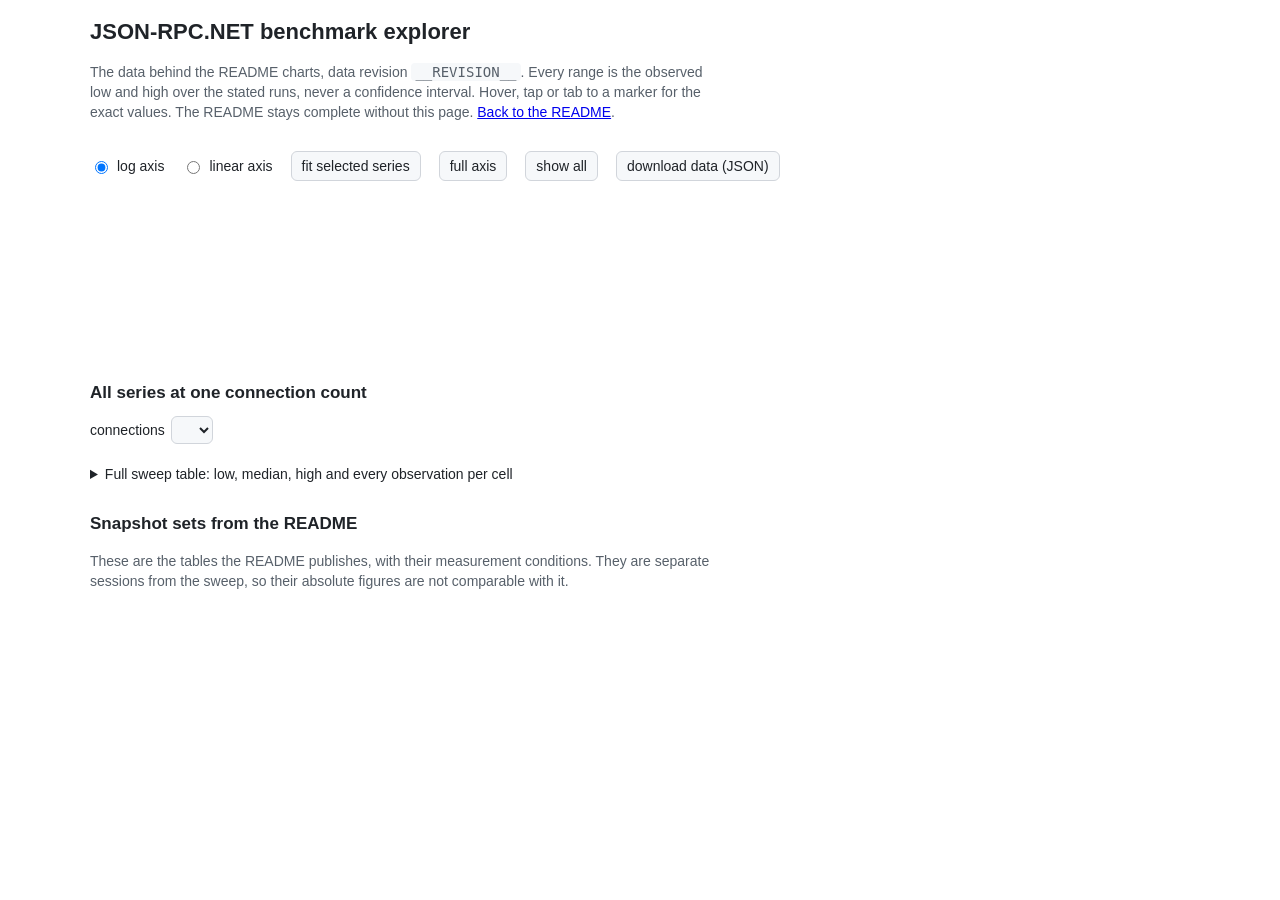
<file: benchmarks/charts/explorer_template.html>
<!DOCTYPE html>
<html lang="en">
<head>
<meta charset="utf-8">
<meta name="viewport" content="width=device-width, initial-scale=1">
<title>JSON-RPC.NET benchmark explorer</title>
<meta name="description" content="The benchmark data behind the JSON-RPC.NET README: toggle series, inspect exact values and ranges, switch axes, download the data.">
<meta name="data-revision" content="__REVISION__">
<style>
  :root { --bg: #ffffff; --ink: #1f2328; --muted: #57606a; --grid: #e5e7eb; --edge: #d1d5db; --card: #f6f8fa; --focus: #0969da; }
  @media (prefers-color-scheme: dark) {
    :root { --bg: #0d1117; --ink: #f0f6fc; --muted: #9da7b3; --grid: #21262d; --edge: #30363d; --card: #161b22; --focus: #58a6ff; }
  }
  * { box-sizing: border-box; }
  body { margin: 0; padding: 16px; background: var(--bg); color: var(--ink); font: 14px/1.45 -apple-system, "Segoe UI", Helvetica, Arial, sans-serif; }
  main { max-width: 1100px; margin: 0 auto; }
  h1 { font-size: 22px; margin: 0 0 4px; }
  h2 { font-size: 17px; margin: 28px 0 8px; }
  p, li { max-width: 80ch; }
  .muted { color: var(--muted); }
  .controls { display: flex; flex-wrap: wrap; gap: 8px 18px; align-items: center; margin: 10px 0; }
  .controls label { display: inline-flex; align-items: center; gap: 6px; cursor: pointer; }
  button, select { font: inherit; color: var(--ink); background: var(--card); border: 1px solid var(--edge); border-radius: 6px; padding: 4px 10px; cursor: pointer; }
  button:focus-visible, select:focus-visible, input:focus-visible, [tabindex]:focus-visible { outline: 2px solid var(--focus); outline-offset: 2px; }
  .legend { display: grid; grid-template-columns: repeat(auto-fill, minmax(280px, 1fr)); gap: 4px 16px; margin: 8px 0 12px; }
  .legend label { display: flex; align-items: center; gap: 8px; }
  .legend .only { margin-left: auto; font-size: 12px; padding: 1px 8px; }
  .legend svg { flex: none; }
  .chart-wrap { position: relative; overflow-x: auto; }
  svg.chart { display: block; max-width: 100%; height: auto; font-family: inherit; }
  .tip { position: absolute; pointer-events: none; background: var(--card); border: 1px solid var(--edge); border-radius: 6px; padding: 8px 10px; font-size: 12px; line-height: 1.4; box-shadow: 0 2px 8px rgba(0,0,0,.2); max-width: 320px; display: none; z-index: 2; }
  .tip b { display: block; margin-bottom: 2px; }
  table { border-collapse: collapse; margin: 8px 0; font-size: 13px; }
  th, td { border: 1px solid var(--edge); padding: 4px 8px; text-align: right; vertical-align: top; }
  th:first-child, td:first-child { text-align: left; }
  thead th { background: var(--card); }
  .sr { position: absolute; left: -9999px; }
  details { margin: 10px 0; }
  summary { cursor: pointer; }
  code { background: var(--card); padding: 1px 4px; border-radius: 4px; }
</style>
</head>
<body>
<main>
  <h1>JSON-RPC.NET benchmark explorer</h1>
  <p class="muted">The data behind the README charts, data revision <code>__REVISION__</code>. Every range is the observed low and high over the stated runs, never a confidence interval. Hover, tap or tab to a marker for the exact values. The README stays complete without this page. <a href="https://github.com/Astn/JSON-RPC.NET#benchmarks">Back to the README</a>.</p>

  <h2 id="sweep-title"></h2>
  <p id="sweep-caption" class="muted"></p>
  <div class="controls" role="group" aria-label="axes">
    <label><input type="radio" name="scale" value="log" checked> log axis</label>
    <label><input type="radio" name="scale" value="linear"> linear axis</label>
    <button id="fit" type="button" title="Fit the axis to the selected series; the axis otherwise stays fixed while toggling">fit selected series</button>
    <button id="reset-axis" type="button">full axis</button>
    <button id="all" type="button">show all</button>
    <button id="download" type="button">download data (JSON)</button>
  </div>
  <div id="legend" class="legend" role="group" aria-label="series"></div>
  <div class="chart-wrap">
    <svg id="sweep" class="chart" role="img" aria-labelledby="sweep-title sweep-caption"></svg>
    <div id="tip" class="tip" role="status" aria-live="polite"></div>
  </div>

  <h2>All series at one connection count</h2>
  <div class="controls">
    <label>connections <select id="conn"></select></label>
  </div>
  <table id="at-conn"><caption class="sr">Every series at the chosen connection count</caption></table>

  <details>
    <summary>Full sweep table: low, median, high and every observation per cell</summary>
    <table id="sweep-table"></table>
  </details>

  <h2>Snapshot sets from the README</h2>
  <p class="muted">These are the tables the README publishes, with their measurement conditions. They are separate sessions from the sweep, so their absolute figures are not comparable with it.</p>
  <div id="snapshots"></div>
</main>

<script id="data" type="application/json">__DATA__</script>
<script>
(function () {
  "use strict";
  var DATA = JSON.parse(document.getElementById("data").textContent);
  var sweep = DATA.sets.sweep;
  var conns = sweep.x.values;
  var families = DATA.families, familyNames = DATA.familyNames, styles = DATA.styles;
  var css = getComputedStyle(document.documentElement);
  var theme = function (name) { return css.getPropertyValue(name).trim(); };
  var NS = "http://www.w3.org/2000/svg";

  function fmt(v) {
    if (v >= 1e6) return (+(v / 1e6).toPrecision(3)) + " M";
    if (v >= 1e3) return (+(v / 1e3).toPrecision(3)) + " k";
    return String(+v.toPrecision(3));
  }
  function fmtAxis(v) {
    if (v >= 1e6) return (v / 1e6) + " M";
    if (v >= 1e3) return (v / 1e3) + " k";
    return String(v);
  }
  function exact(v) { return Math.round(v).toLocaleString("en-US"); }
  function cpuValue(p, key) { return p.cpu && p.cpu[key] != null ? p.cpu[key] + " %" : ""; }
  function el(tag, attrs, parent) {
    var e = document.createElementNS(NS, tag);
    for (var k in attrs) e.setAttribute(k, attrs[k]);
    if (parent) parent.appendChild(e);
    return e;
  }
  function html(tag, attrs, parent, textContent) {
    var e = document.createElement(tag);
    for (var k in attrs) e.setAttribute(k, attrs[k]);
    if (textContent != null) e.textContent = textContent;
    if (parent) parent.appendChild(e);
    return e;
  }
  function markerEl(shape, x, y, color, r, parent) {
    r = r || 5;
    if (shape === "circle") return el("circle", { cx: x, cy: y, r: r, fill: theme("--bg"), stroke: color, "stroke-width": 2 }, parent);
    if (shape === "square") return el("rect", { x: x - r, y: y - r, width: 2 * r, height: 2 * r, fill: theme("--bg"), stroke: color, "stroke-width": 2 }, parent);
    if (shape === "diamond") { var d = r * 1.3; return el("polygon", { points: [x, y - d, x + d, y, x, y + d, x - d, y].join(","), fill: color, stroke: color }, parent); }
    var s = r * 1.25;
    return el("polygon", { points: [x, y - s, x + s, y + s * 0.8, x - s, y + s * 0.8].join(","), fill: theme("--bg"), stroke: color, "stroke-width": 2, "stroke-linejoin": "round" }, parent);
  }

  // ---- state
  var state = { scale: "log", visible: {}, domain: null };
  sweep.series.forEach(function (s) { state.visible[s.id] = true; });
  var fullDomain = (function () {
    var lo = Infinity, hi = 0;
    sweep.series.forEach(function (s) { s.points.forEach(function (p) { lo = Math.min(lo, p.low); hi = Math.max(hi, p.high); }); });
    return [lo, hi];
  })();
  state.domain = fullDomain;

  // ---- captions
  document.getElementById("sweep-title").textContent = sweep.title;
  document.getElementById("sweep-caption").textContent = sweep.workload + ". " + sweep.run_files.length + " runs of " + sweep.seconds_per_cell +
    " s per point (" + sweep.run_files.join(", ") + "), " + sweep.date + ". " + sweep.conditions + ". Marker at the median, whisker low to high. " + sweep.machine + ".";

  // ---- legend
  var legend = document.getElementById("legend");
  sweep.series.forEach(function (s) {
    var color = families[s.family], st = styles[s.style % styles.length];
    var label = html("label", {}, legend);
    var cb = html("input", { type: "checkbox", "data-id": s.id }, label);
    cb.checked = true;
    cb.addEventListener("change", function () { state.visible[s.id] = cb.checked; draw(); });
    var sw = el("svg", { width: 44, height: 14, "aria-hidden": "true" }, label);
    el("line", { x1: 2, y1: 7, x2: 42, y2: 7, stroke: color, "stroke-width": 2, "stroke-dasharray": st[0] }, sw);
    markerEl(st[1], 22, 7, color, 4, sw);
    html("span", {}, label, familyNames[s.family] + ", " + s.label);
    var only = html("button", { type: "button", "class": "only", title: "Show only this series" }, label, "only");
    only.addEventListener("click", function (ev) {
      ev.preventDefault();
      sweep.series.forEach(function (o) { state.visible[o.id] = o.id === s.id; });
      syncBoxes(); draw();
    });
  });
  function syncBoxes() {
    legend.querySelectorAll("input").forEach(function (cb) { cb.checked = !!state.visible[cb.getAttribute("data-id")]; });
  }
  document.getElementById("all").addEventListener("click", function () { sweep.series.forEach(function (s) { state.visible[s.id] = true; }); syncBoxes(); draw(); });
  document.querySelectorAll("input[name=scale]").forEach(function (r) {
    r.addEventListener("change", function () { state.scale = r.value; draw(); });
  });
  document.getElementById("fit").addEventListener("click", function () {
    var lo = Infinity, hi = 0;
    sweep.series.forEach(function (s) { if (!state.visible[s.id]) return; s.points.forEach(function (p) { lo = Math.min(lo, p.low); hi = Math.max(hi, p.high); }); });
    if (hi > 0) { state.domain = [lo, hi]; draw(); }
  });
  document.getElementById("reset-axis").addEventListener("click", function () { state.domain = fullDomain; draw(); });
  document.getElementById("download").addEventListener("click", function () {
    var blob = new Blob([JSON.stringify(DATA, null, 2)], { type: "application/json" });
    var a = document.createElement("a");
    a.href = URL.createObjectURL(blob);
    a.download = "jsonrpc-net-benchmarks-" + DATA.revision + ".json";
    document.body.appendChild(a); a.click(); a.remove();
    setTimeout(function () { URL.revokeObjectURL(a.href); }, 1000);
  });

  // ---- scales
  function logDomain(lo, hi) {
    var d = Math.pow(10, Math.floor(Math.log10(lo)));
    var l = [1, 2, 5].filter(function (m) { return d * m <= lo; }).map(function (m) { return d * m; }).pop();
    var e = Math.pow(10, Math.floor(Math.log10(hi * 1.15)));
    var h = [1, 2, 5, 10].map(function (m) { return e * m; }).filter(function (v) { return v >= hi * 1.15; })[0];
    return [l, h];
  }
  function linearDomain(hi) {
    var step = Math.pow(10, Math.floor(Math.log10(hi)));
    if (hi / step < 2) step /= 4; else if (hi / step < 5) step /= 2;
    return [0, Math.ceil(hi / step) * step];
  }
  function ticksFor(scale, dom) {
    var out = [];
    if (scale === "log") {
      for (var d = Math.pow(10, Math.floor(Math.log10(dom[0]))); d <= dom[1]; d *= 10)
        [1, 2, 5].forEach(function (m) { if (d * m >= dom[0] && d * m <= dom[1]) out.push({ v: d * m, major: m === 1 }); });
    } else {
      var span = dom[1] - dom[0], step = Math.pow(10, Math.floor(Math.log10(span)));
      if (span / step < 3) step /= 2;
      while (span / step > 6) step *= 2;
      for (var v = 0; v <= dom[1] + 1e-9; v += step) out.push({ v: v, major: true });
    }
    return out;
  }

  // ---- draw
  var svg = document.getElementById("sweep");
  var tip = document.getElementById("tip");
  function draw() {
    while (svg.firstChild) svg.removeChild(svg.firstChild);
    var W = 1060, left = 80, right = 24, top = 24, bottom = 54, H = 520;
    svg.setAttribute("viewBox", "0 0 " + W + " " + H);
    svg.setAttribute("width", W); svg.setAttribute("height", H);
    var x0 = left, x1 = W - right, y0 = H - bottom, y1 = top;
    var dom = state.scale === "log" ? logDomain(state.domain[0], state.domain[1]) : linearDomain(state.domain[1]);
    var y = state.scale === "log"
      ? function (v) { return y0 + (y1 - y0) * (Math.log10(v) - Math.log10(dom[0])) / (Math.log10(dom[1]) - Math.log10(dom[0])); }
      : function (v) { return y0 + (y1 - y0) * (v - dom[0]) / (dom[1] - dom[0]); };
    var la = Math.log2(conns[0]), lb = Math.log2(conns[conns.length - 1]);
    var x = function (c) { return conns.length === 1 ? (x0 + x1) / 2 : x0 + (x1 - x0) * (Math.log2(c) - la) / (lb - la); };
    ticksFor(state.scale, dom).forEach(function (t) {
      el("line", { x1: x0, y1: y(t.v), x2: x1, y2: y(t.v), stroke: theme("--grid"), "stroke-width": t.major ? 1 : 0.6 }, svg);
      if (t.major) el("text", { x: x0 - 8, y: y(t.v) + 4, "text-anchor": "end", "font-size": 11, fill: theme("--muted") }, svg).textContent = fmtAxis(t.v);
    });
    conns.forEach(function (c) {
      el("line", { x1: x(c), y1: y1, x2: x(c), y2: y0, stroke: theme("--grid"), "stroke-width": 0.6 }, svg);
      el("text", { x: x(c), y: y0 + 18, "text-anchor": "middle", "font-size": 12, fill: theme("--ink") }, svg).textContent = c;
    });
    el("line", { x1: x0, y1: y0, x2: x1, y2: y0, stroke: theme("--muted") }, svg);
    el("text", { x: (x0 + x1) / 2, y: H - 10, "text-anchor": "middle", "font-size": 12, fill: theme("--muted") }, svg).textContent = sweep.x.name + "; each step doubles";
    el("text", { transform: "translate(18 " + (y0 + y1) / 2 + ") rotate(-90)", "text-anchor": "middle", "font-size": 12, fill: theme("--muted") }, svg).textContent =
      "requests per second, " + (state.scale === "log" ? "log scale" : "linear scale");
    var clip = el("clipPath", { id: "plot-clip" }, svg);
    el("rect", { x: x0 - 8, y: y1 - 8, width: x1 - x0 + 16, height: y0 - y1 + 16 }, clip);
    var g = el("g", { "clip-path": "url(#plot-clip)" }, svg);
    sweep.series.forEach(function (s) {
      if (!state.visible[s.id]) return;
      var color = families[s.family], st = styles[s.style % styles.length];
      el("polyline", { points: s.points.map(function (p, i) { return x(conns[i]) + "," + y(p.median); }).join(" "), fill: "none", stroke: color, "stroke-width": 2, "stroke-dasharray": st[0] }, g);
      s.points.forEach(function (p, i) {
        var cx = x(conns[i]);
        if (p.low !== p.high) {
          el("line", { x1: cx, y1: y(p.low), x2: cx, y2: y(p.high), stroke: color, "stroke-width": 3 }, g);
          el("line", { x1: cx - 5, y1: y(p.low), x2: cx + 5, y2: y(p.low), stroke: color, "stroke-width": 3 }, g);
          el("line", { x1: cx - 5, y1: y(p.high), x2: cx + 5, y2: y(p.high), stroke: color, "stroke-width": 3 }, g);
        }
        var m = markerEl(st[1], cx, y(p.median), color, 5.5, g);
        m.setAttribute("tabindex", "0");
        m.setAttribute("role", "img");
        var text = familyNames[s.family] + ", " + s.label + " at " + conns[i] + " connections: median " + exact(p.median) +
          ", low " + exact(p.low) + ", high " + exact(p.high) + " RPC/s over " + p.n + " runs";
        m.setAttribute("aria-label", text);
        var show = function () {
          tip.innerHTML = "";
          html("b", {}, tip, familyNames[s.family] + ", " + s.label);
          html("div", {}, tip, conns[i] + " connections; " + s.concurrency);
          html("div", {}, tip, "median " + exact(p.median) + " RPC/s");
          html("div", {}, tip, "low " + exact(p.low) + ", high " + exact(p.high) + " (" + p.status + ", n = " + p.n + ")");
          html("div", { "class": "muted" }, tip, "runs: " + p.values.map(exact).join(", "));
          html("div", { "class": "muted" }, tip, sweep.seconds_per_cell + " s per cell after a 2 s warm-up; revision " + DATA.revision);
          tip.style.display = "block";
          var r = svg.getBoundingClientRect(), k = r.width / W;
          var px = cx * k, py = y(p.median) * k;
          tip.style.left = Math.min(px + 14, r.width - 330) + "px";
          tip.style.top = Math.max(0, py - 10) + "px";
        };
        var hide = function () { tip.style.display = "none"; };
        m.addEventListener("mouseenter", show); m.addEventListener("mouseleave", hide);
        m.addEventListener("focus", show); m.addEventListener("blur", hide);
        m.addEventListener("click", show);
      });
    });
  }
  draw();
  window.addEventListener("resize", function () { tip.style.display = "none"; });

  // ---- one connection count, every series
  var sel = document.getElementById("conn");
  conns.forEach(function (c) { html("option", { value: c }, sel, c); });
  sel.value = conns[conns.length - 1];
  function atConn() {
    var i = conns.indexOf(+sel.value), t = document.getElementById("at-conn");
    t.innerHTML = "";
    var h = html("tr", {}, html("thead", {}, t));
    ["series", "concurrency", "median RPC/s", "low", "high", "n", "system CPU %", "process CPU %", "client CPU %"].forEach(function (c) { html("th", { scope: "col" }, h, c); });
    var b = html("tbody", {}, t);
    sweep.series.forEach(function (s) {
      var p = s.points[i], r = html("tr", {}, b);
      html("td", {}, r, familyNames[s.family] + ", " + s.label);
      html("td", { style: "text-align:left" }, r, s.concurrency);
      html("td", {}, r, exact(p.median)); html("td", {}, r, exact(p.low)); html("td", {}, r, exact(p.high)); html("td", {}, r, p.n);
      ["system", "process", "clients"].forEach(function (key) { html("td", {}, r, cpuValue(p, key)); });
    });
  }
  sel.addEventListener("change", atConn);
  atConn();

  // ---- full table
  (function () {
    var t = document.getElementById("sweep-table");
    var h = html("tr", {}, html("thead", {}, t));
    ["series", "connections", "low", "median", "high", "observations (one per run)", "system CPU %", "process CPU %", "client CPU %"].forEach(function (c) { html("th", { scope: "col" }, h, c); });
    var b = html("tbody", {}, t);
    sweep.series.forEach(function (s) {
      s.points.forEach(function (p, i) {
        var r = html("tr", {}, b);
        html("td", {}, r, familyNames[s.family] + ", " + s.label);
        html("td", {}, r, conns[i]);
        html("td", {}, r, exact(p.low)); html("td", {}, r, exact(p.median)); html("td", {}, r, exact(p.high));
        html("td", {}, r, p.values.map(exact).join(", "));
        ["system", "process", "clients"].forEach(function (key) { html("td", {}, r, cpuValue(p, key)); });
      });
    });
  })();

  // ---- snapshot sets
  var snaps = document.getElementById("snapshots");
  ["headline", "sync", "async1", "asyncn", "legacy", "kestrel", "compare", "inprocess", "wasm"].forEach(function (key) {
    var st = DATA.sets[key];
    if (!st) return;
    var d = html("details", {}, snaps);
    html("summary", {}, d, st.title);
    html("p", { "class": "muted" }, d, [st.workload, st.conditions, st.policy, "source: " + st.source].join(". ") + ".");
    var t = html("table", {}, d);
    var h = html("tr", {}, html("thead", {}, t));
    var b = html("tbody", {}, t);
    if (st.x) {
      [st.x.name, "published", "low", "high", "ns per request"].forEach(function (c) { html("th", { scope: "col" }, h, c); });
      st.series[0].points.forEach(function (p, i) {
        var r = html("tr", {}, b);
        html("td", {}, r, st.x.values[i]); html("td", {}, r, p.published); html("td", {}, r, exact(p.low)); html("td", {}, r, exact(p.high)); html("td", {}, r, p.ns == null ? "" : p.ns);
      });
    } else if (key === "wasm") {
      ["path"].concat(st.modes.map(function (m) { return m.label + " (" + m.policy + ")"; })).forEach(function (c) { html("th", { scope: "col" }, h, c); });
      st.groups.forEach(function (g) {
        if (g.heading) html("td", { colspan: 3, style: "text-align:left;font-weight:600" }, html("tr", {}, b), g.heading);
        g.series.forEach(function (id) {
          var s = st.series.filter(function (x) { return x.id === id; })[0], r = html("tr", {}, b);
          html("td", {}, r, s.label);
          st.modes.forEach(function (m) { html("td", {}, r, s.published[m.id]); });
        });
      });
    } else {
      ["row", "note", "published", "low", "high", "status"].forEach(function (c) { html("th", { scope: "col" }, h, c); });
      st.groups.forEach(function (g) {
        if (g.heading) html("td", { colspan: 6, style: "text-align:left;font-weight:600" }, html("tr", {}, b), g.heading);
        g.series.forEach(function (id) {
          var s = st.series.filter(function (x) { return x.id === id; })[0], r = html("tr", {}, b);
          html("td", {}, r, s.label); html("td", { style: "text-align:left" }, r, s.note || "");
          html("td", {}, r, s.published); html("td", {}, r, exact(s.low)); html("td", {}, r, exact(s.high)); html("td", {}, r, s.status);
        });
      });
    }
  });
})();
</script>
</body>
</html>
</file>
